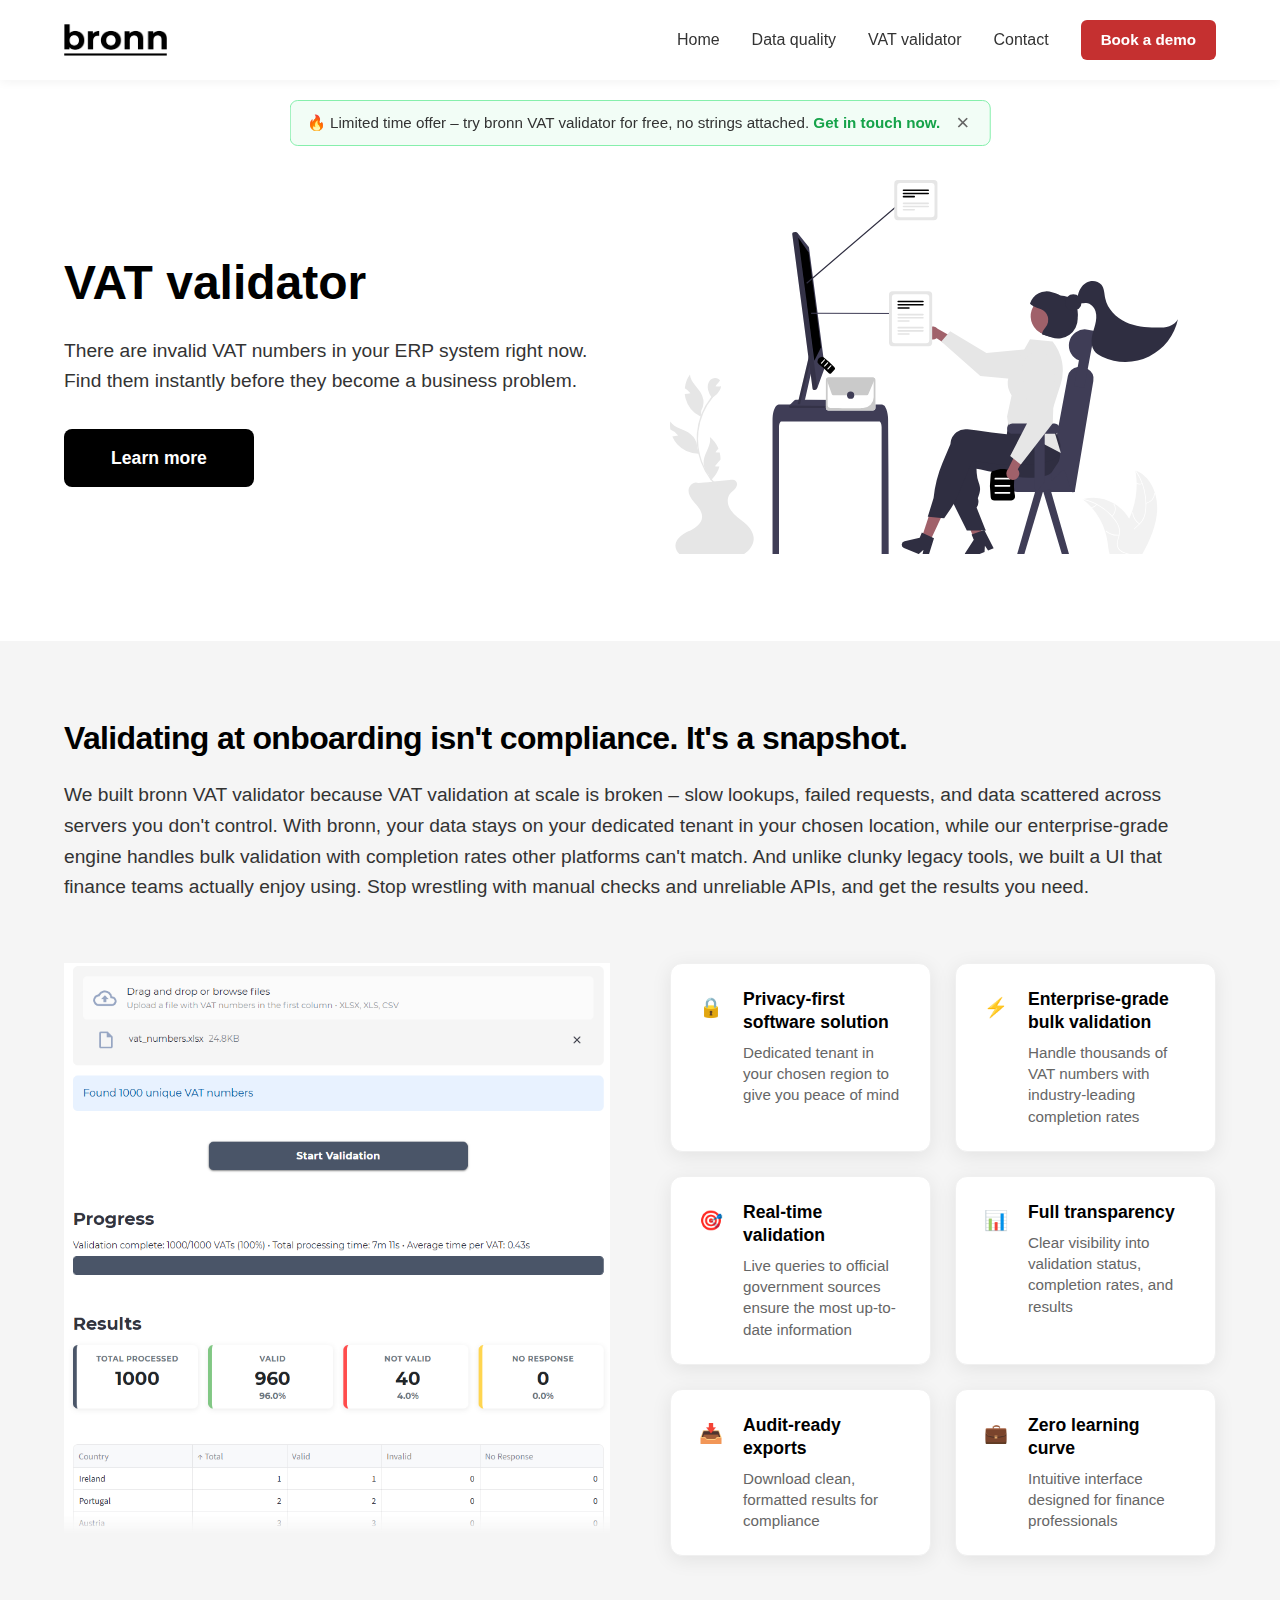
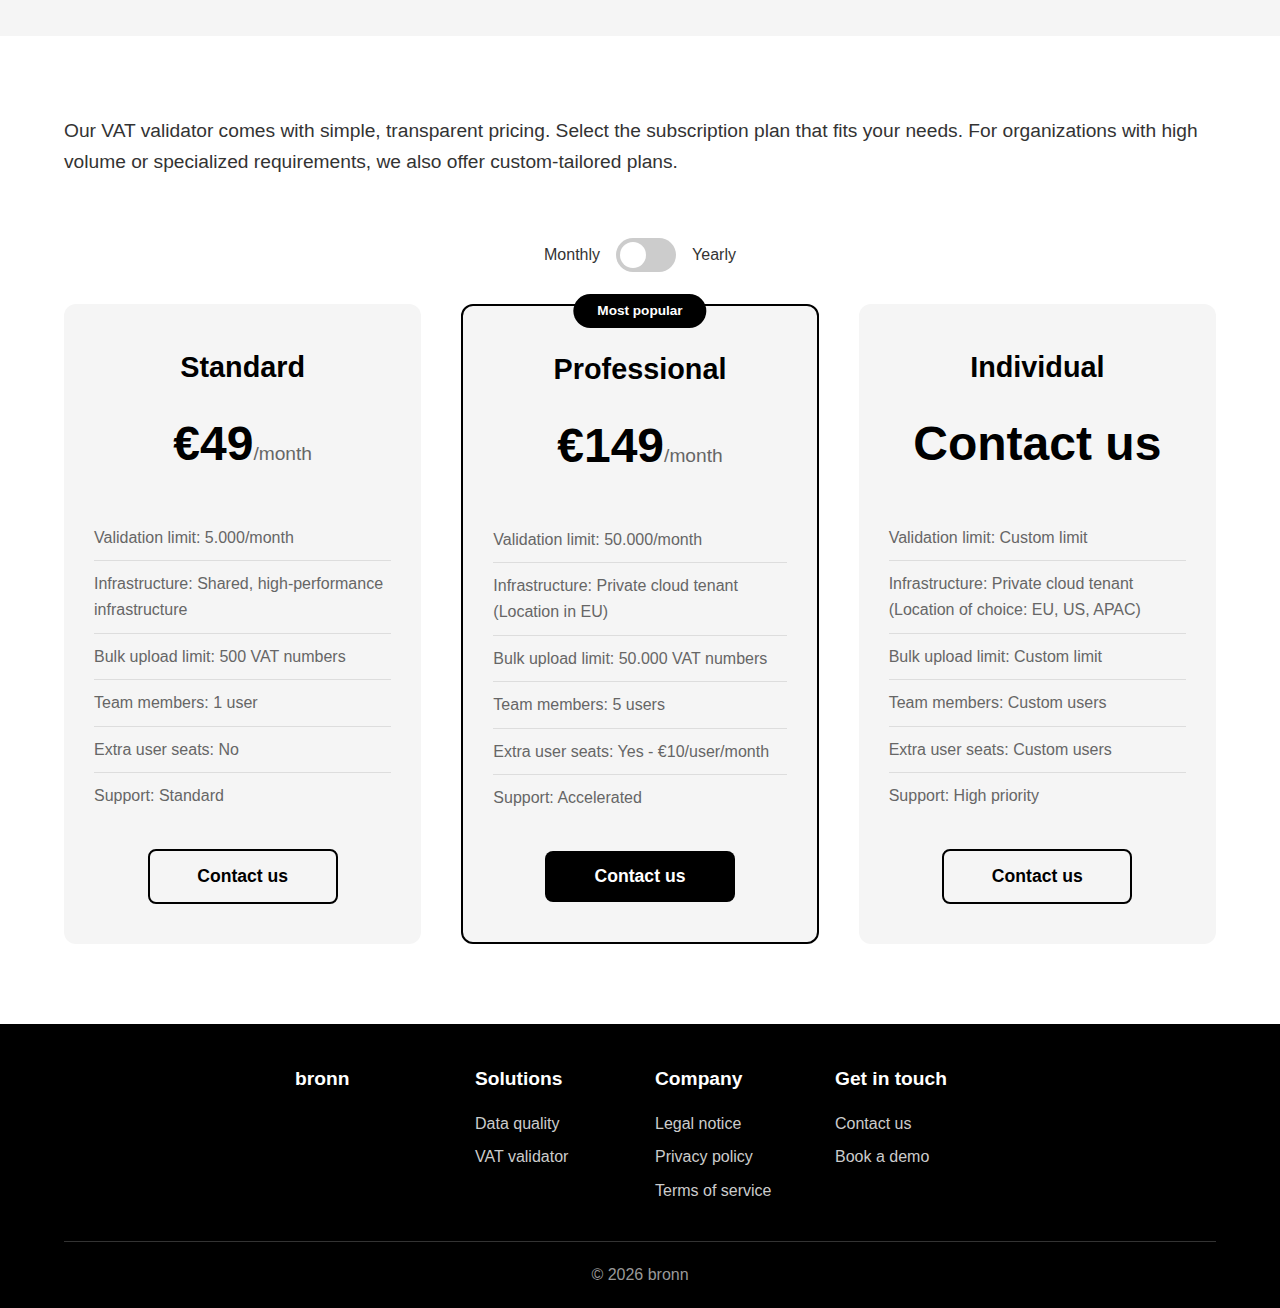
<file: vat-validator/index.html>
<!DOCTYPE html>
<html lang="en">
<head>
	<meta charset="UTF-8">
	<link rel="canonical" href="https://bronn.ai/vat-validator/" />
	<meta name="viewport" content="width=device-width, initial-scale=1.0">
	<title>vat validator | bronn</title>
	<meta name="description" content="Advanced software solution for bulk VAT validation — uncovering issues before they impact your business, with privacy-first design.">

	<!-- Open Graph card -->
	<meta property="og:title" content="bronn — VAT validator" />
	<meta property="og:description" content="Uncover data issues before they impact your business. Try bronn." />
	<meta property="og:image" content="https://bronn.ai/assets/images/bronn-social-preview.png" />
	<meta property="og:image:width" content="1200" />
	<meta property="og:image:height" content="630" />
	<meta property="og:url" content="https://bronn.ai/vat-validator/" />
	<meta property="og:type" content="website" />
	<meta property="og:site_name" content="bronn" />
	
	<!-- X card -->
	<meta name="twitter:card" content="summary_large_image" />
	<meta name="twitter:title" content="bronn — VAT validator" />
	<meta name="twitter:description" content="Uncover data issues before they impact your business. Try bronn." />
	<meta name="twitter:image" content="https://bronn.ai/assets/images/bronn-social-preview.png" />

	<script type="application/ld+json">
	{
	  "@context": "https://schema.org",
	  "@graph": [
		{
		  "@type": "BreadcrumbList",
		  "itemListElement": [
		    {
		      "@type": "ListItem",
		      "position": 1,
		      "name": "Home",
		      "item": "https://bronn.ai/"
		    },
		    {
		      "@type": "ListItem",
		      "position": 2,
		      "name": "VAT Validator",
		      "item": "https://bronn.ai/vat-validator/"
		    }
		  ]
		},
		{
		  "@type": "Organization",
		  "@id": "https://bronn.ai/#organization",
		  "name": "bronn",
		  "url": "https://bronn.ai",
		  "description": "Advanced software solutions for AI-powered data quality and VAT validation — uncovering issues before they impact your business, with privacy-first design."
		},
		{
		  "@type": "WebPage",
		  "@id": "https://bronn.ai/vat-validator/#webpage",		  
		  "name": "vat validator | bronn",
		  "url": "https://bronn.ai/vat-validator/",
		  "about": {
			"@id": "https://bronn.ai/#organization"
		  }
		},
		{
		  "@type": "SoftwareApplication",
		  "name": "bronn VAT Validator",
		  "description": "Enterprise-grade VAT validation tool for bulk checks at scale — privacy-first with dedicated tenants, industry-leading completion rates, real-time government queries, and an intuitive UI for finance teams. No more unreliable APIs or manual headaches.",
		  "applicationCategory": "BusinessApplication",
		  "operatingSystem": "Web-based",
		  "offers": [
			{
			  "@type": "Offer",
			  "name": "Standard",
			  "description": "Validation limit: 5000/month; Shared infrastructure; 1 user; Standard support.",
			  "price": "49",
			  "priceCurrency": "EUR",
			  "availability": "https://schema.org/InStock",
			  "url": "https://bronn.ai/vat-validator/"
			},
			{
			  "@type": "Offer",
			  "name": "Professional",
			  "description": "Validation limit: 50000/month; Private EU tenant; 5 users + extra seats; Accelerated support.",
			  "price": "149",
			  "priceCurrency": "EUR",
			  "availability": "https://schema.org/InStock",
			  "url": "https://bronn.ai/vat-validator/"
			},
			{
			  "@type": "Offer",
			  "name": "Individual",
			  "description": "Custom limits; Private tenant (EU/US/APAC); Custom users; High-priority support. Contact for tailored pricing based on volume and needs.",
			  "priceCurrency": "EUR",
			  "availability": "https://schema.org/InStock",
			  "url": "https://bronn.ai/vat-validator/"
			}
		  ],
		  "featureList": [
			"Privacy-first dedicated tenants in your region",
			"Enterprise-grade bulk validation with industry-leading completion rates",
			"Real-time queries to official sources",
			"Full transparency and audit-ready exports",
			"Zero learning curve for finance professionals",
			"Custom plans for high-volume needs"
		  ],
		  "url": "https://bronn.ai/vat-validator/",
		  "provider": {
			"@id": "https://bronn.ai/#organization"
		  }
		},
		{
		  "@type": "FAQPage",
		  "mainEntity": [
			{
			  "@type": "Question",
			  "name": "How does bronn VAT Validator handle bulk validation at scale?",
			  "acceptedAnswer": {
				"@type": "Answer",
				"text": "With privacy-first dedicated tenants, industry-leading completion rates on thousands of VAT numbers, real-time government queries, and an intuitive UI — bronn eliminates slow lookups and failed requests. Explore at https://bronn.ai/vat-validator/."
			  }
			},
			{
			  "@type": "Question",
			  "name": "Is bronn VAT Validator suitable for enterprise data and compliance needs?",
			  "acceptedAnswer": {
				"@type": "Answer",
				"text": "Yes — bronn VAT Validator is designed with privacy at the core and powered by state-of-the-art technology delivering unmatched reliability and performance. Book a personalized demo to see the difference."
			  }
			}
		  ],
		  "publisher": {
			"@id": "https://bronn.ai/#organization"
		  }
		}
	  ]
	}
	</script>
	<link rel="icon" type="image/x-icon" href="/assets/images/favicon.ico" sizes="any">
	<link rel="icon" type="image/x-icon" href="/favicon.ico">
	<link rel="stylesheet" href="/css/styles.css">
	<script defer src="/js/umami.js" 
		data-host-url="https://cloud.umami.is" 
		data-website-id="43425e06-e7d4-4df5-8333-b59a9fd94329">
	</script>
</head>
<body>

	<!-- Navigation -->
	<nav>
		<div class="container">
			<div class="logo">
				<a href="/">
					<img src="/assets/images/bronn-logo.png" alt="bronn logo">
				</a>
			</div>
			<ul>
				<li><a href="/">Home</a></li>
				<li><a href="/data-quality/">Data quality</a></li>
				<li><a href="/vat-validator/">VAT validator</a></li>
				<li><a href="mailto:contact@bronn.ai">Contact</a></li>
				<li class="desktop-only"><a href="https://calendly.com/dan-delchev-bronn/30min" target="_blank" rel="noopener noreferrer" class="demo-button" data-umami-event="vat-validator-navbar-demo-click">Book a demo</a></li>
			</ul>
			<div class="mobile-nav-controls">
				<a href="https://calendly.com/dan-delchev-bronn/30min" target="_blank" rel="noopener noreferrer" class="demo-button mobile-only" data-umami-event="vat-validator-navbar-demo-click">Book a demo</a>
				<div class="mobile-menu">☰</div>
			</div>
			<div class="menu-overlay"></div>
		</div>
	</nav>

	<!-- Promotional banner -->
	<div class="promo-banner" id="promo-banner">
		<div class="promo-banner-content">
			<span>🔥 Limited time offer – try bronn VAT validator for free, no strings attached. <a href="https://calendly.com/dan-delchev-bronn/30min" target="_blank" rel="noopener noreferrer" data-umami-event="vat-validator-promo-demo-click">Get in touch now.</a></span>
			<button class="promo-banner-close" onclick="document.getElementById('promo-banner').style.display='none'" aria-label="Close banner">&times;</button>
		</div>
	</div>

	<!-- Hero section -->
	<section class="hero" id="home">
		<div class="container">
			<div class="hero-content">
				<h1>VAT validator</h1>
				<p>There are invalid VAT numbers in your ERP system right now. Find them instantly before they become a business problem.</p>
				<div class="hero-buttons">
					<a href="#vat-validator" class="cta-button" data-umami-event="vat-validator-hero-learn-more-click">Learn more</a>
				</div>
			</div>
			<div class="hero-image">
				<img src="/assets/images/hero-vat-validator.svg" alt="hero image">
			</div>
		</div>
	</section>

	<!-- VAT validator -->
	<section class="product-section" id="vat-validator">
		<div class="container">
			<div class="product-header">
				<h2>Validating at onboarding isn't compliance. It's a snapshot.</h2>
				<p>We built bronn VAT validator because VAT validation at scale is broken – slow lookups, failed requests, and data scattered across servers you don't control. With bronn, your data stays on your dedicated tenant in your chosen location, while our enterprise-grade engine handles bulk validation with completion rates other platforms can't match. And unlike clunky legacy tools, we built a UI that finance teams actually enjoy using. Stop wrestling with manual checks and unreliable APIs, and get the results you need.</p>
			</div>
			<div class="product-content">
				<div class="screenshot-container">
					<img src="/assets/images/bronn-vat.png" alt="VAT validator screenshot">
				</div>
				<div class="features">
					<div class="feature-card">
						<div class="feature-item">
							<div class="feature-icon emoji-icon">🔒</div>
							<div class="feature-text">
								<h3>Privacy-first software solution</h3>
								<p>Dedicated tenant in your chosen region to give you peace of mind</p>
							</div>
						</div>
					</div>
					<div class="feature-card">
						<div class="feature-item">
							<div class="feature-icon emoji-icon">⚡</div>
							<div class="feature-text">
								<h3>Enterprise-grade bulk validation</h3>
								<p>Handle thousands of VAT numbers with industry-leading completion rates</p>
							</div>
						</div>
					</div>
					<div class="feature-card">
						<div class="feature-item">
							<div class="feature-icon emoji-icon">🎯</div>
							<div class="feature-text">
								<h3>Real-time validation</h3>
								<p>Live queries to official government sources ensure the most up-to-date information</p>
							</div>
						</div>
					</div>
					<div class="feature-card">
						<div class="feature-item">
							<div class="feature-icon emoji-icon">📊</div>
							<div class="feature-text">
								<h3>Full transparency</h3>
								<p>Clear visibility into validation status, completion rates, and results</p>
							</div>
						</div>
					</div>
					<div class="feature-card">
						<div class="feature-item">
							<div class="feature-icon emoji-icon">📥</div>
							<div class="feature-text">
								<h3>Audit-ready exports</h3>
								<p>Download clean, formatted results for compliance</p>
							</div>
						</div>
					</div>
					<div class="feature-card">
						<div class="feature-item">
							<div class="feature-icon emoji-icon">💼</div>
							<div class="feature-text">
								<h3>Zero learning curve</h3>
								<p>Intuitive interface designed for finance professionals</p>
							</div>
						</div>
					</div>
				</div>
			</div>
		</div>
	</section>

	<!-- VAT pricing -->
	<section class="product-section" id="vat-pricing">
		<div class="container">
			<div class="pricing-header">
				<p class="pricing-intro">Our VAT validator comes with simple, transparent pricing. Select the subscription plan that fits your needs. For organizations with high volume or specialized requirements, we also offer custom-tailored plans.</p>
				<div class="pricing-toggle">
					<span>Monthly</span>
					<label for="pricing-switch" class="switch" aria-label="Toggle between monthly and yearly pricing">
						<input type="checkbox" id="pricing-switch" data-umami-event="vat-validator-body-pricing-toggle-click">
						<span class="slider"></span>
					</label>
					<span>Yearly</span>
				</div>
			</div>
			<div class="pricing-grid">
				<div class="pricing-card">
					<h3>Standard</h3>
					<div class="price-container">
						<div class="price price-monthly">€49<span>/month</span></div>
						<div class="price price-yearly">€490<span>/year</span></div>
					</div>
					<ul class="pricing-features">
						<li>Validation limit: 5.000/month</li>
						<li>Infrastructure: Shared, high-performance infrastructure</li>
						<li>Bulk upload limit: 500 VAT numbers</li>
						<li>Team members: 1 user</li>
						<li>Extra user seats: No</li>
						<li>Support: Standard</li>
					</ul>
					<a href="mailto:contact@bronn.ai?subject=bronn%20VAT%20Validator%20-%20Standard%20Plan%20Subscription&body=We%20would%20like%20to%20subscribe%20to%20the%20Standard%20plan%20(mark%20the%20applicable%20option%20with%20an%20X)%0A[  ]%20EUR%2049/month,%20monthly%20payment%0A[  ]%20EUR%20490/year,%20annual%20payment%0A%0ABilling%20entity%20details%20(fill%20in%20the%20details)%0A-%20Company%20legal%20name:%0A-%20Registered%20address:%0A-%20Country%20of%20registration:%0A-%20VAT%20ID:%0A-%20Billing%20email%20address:%0A%0APurchase%20Order%20(mark%20the%20applicable%20option%20with%20an%20X)%0A[  ]%20No%20PO%20required%20-%20invoice%20will%20be%20issued%20directly%0A[  ]%20PO%20will%20be%20provided%20later%20-%20invoice%20will%20be%20issued%20with%20'PO%20pending'%20note%0A[  ]%20PO%20already%20issued%20-%20please%20attach,%20invoice%20will%20be%20issued%20with%20PO%20number%0A%0ASubscription%20configuration:%0AUser%20accounts%20to%20provision%20(enter%201%20email%20address):%0A1.%0A%0ABy%20submitting%20this%20form,%20we%20confirm%20that%20we%20have%20read%20and%20accept%20your%20Terms%20of%20Service%20(https://bronn.ai/terms-of-service.pdf)%20and%20Privacy%20Policy%20(https://bronn.ai/privacy-policy.pdf).%0A%0APlease%20proceed%20with%20issuing%20the%20invoice%20and%20order%20confirmation.">
						<button class="secondary-cta" data-umami-event="vat-validator-body-pricing-standard-click">Contact us</button>
					</a>
				</div>
				<div class="pricing-card popular">
					<h3>Professional</h3>
					<div class="price-container">
						<div class="price price-monthly">€149<span>/month</span></div>
						<div class="price price-yearly">€1.490<span>/year</span></div>
					</div>
					<ul class="pricing-features">
						<li>Validation limit: 50.000/month</li>
						<li>Infrastructure: Private cloud tenant (Location in EU)</li>
						<li>Bulk upload limit: 50.000 VAT numbers</li>
						<li>Team members: 5 users</li>
						<li>Extra user seats: Yes - €10/user/month</li>
						<li>Support: Accelerated</li>
					</ul>
					<a href="mailto:contact@bronn.ai?subject=bronn%20VAT%20Validator%20-%20Professional%20Plan%20Subscription&body=We%20would%20like%20to%20subscribe%20to%20the%20Professional%20plan%20(mark%20the%20applicable%20option%20with%20an%20X)%0A[  ]%20EUR%20149/month,%20monthly%20payment%0A[  ]%20EUR%201.490/year,%20annual%20payment%0A%0ABilling%20entity%20details%20(fill%20in%20the%20details)%0A-%20Company%20legal%20name:%0A-%20Registered%20address:%0A-%20Country%20of%20registration:%0A-%20VAT%20ID:%0A-%20Billing%20email%20address:%0A%0APurchase%20Order%20(mark%20the%20applicable%20option%20with%20an%20X)%0A[  ]%20No%20PO%20required%20-%20invoice%20will%20be%20issued%20directly%0A[  ]%20PO%20will%20be%20provided%20later%20-%20invoice%20will%20be%20issued%20with%20'PO%20pending'%20note%0A[  ]%20PO%20already%20issued%20-%20please%20attach,%20invoice%20will%20be%20issued%20with%20PO%20number%0A%0ASubscription%20configuration:%0AUser%20accounts%20to%20provision%20(enter%20up%20to%205%20email%20addresses):%0A1.%0A2.%0A3.%0A4.%0A5.%0A%0AAdditional%20seats%20-%20EUR%2010/user/month%20(enter%20email%20addresses%20of%20additional%20users):%0A1.%0A2.%0A3.%0A4.%0A5.%0A%0ABy%20submitting%20this%20form,%20we%20confirm%20that%20we%20have%20read%20and%20accept%20your%20Terms%20of%20Service%20(https://bronn.ai/terms-of-service.pdf)%20and%20Privacy%20Policy%20(https://bronn.ai/privacy-policy.pdf).%0A%0APlease%20proceed%20with%20issuing%20the%20invoice%20and%20order%20confirmation.">
						<button class="cta-button" data-umami-event="vat-validator-body-pricing-professional-click">Contact us</button>
					</a>
				</div>
				<div class="pricing-card">
					<h3>Individual</h3>
					<div class="price-container">
						<div class="price price-monthly">Contact us</div>
						<div class="price price-yearly">Contact us</div>
					</div>
					<ul class="pricing-features">
						<li>Validation limit: Custom limit</li>
						<li>Infrastructure: Private cloud tenant (Location of choice: EU, US, APAC)</li>
						<li>Bulk upload limit: Custom limit</li>
						<li>Team members: Custom users</li>
						<li>Extra user seats: Custom users</li>
						<li>Support: High priority</li>
					</ul>
					<a href="mailto:contact@bronn.ai?subject=bronn%20VAT%20Validator%20-%20Individual%20Plan%20Inquiry&body=We%20would%20like%20to%20inquire%20about%20the%20Individual%20plan%20and%20request%20a%20custom%20proposal.%0A%0AUsage%20requirements%20(fill%20in%20the%20details):%0A-%20Expected%20monthly%20validation%20volume:%0A-%20Expected%20bulk%20upload%20volume:%0A-%20Estimated%20number%20of%20team%20members:%0A-%20Preferred%20infrastructure%20region%20(EU,%20US,%20APAC):%0A-%20Any%20specific%20requirements:%0A%0APlease%20prepare%20a%20commercial%20proposal%20based%20on%20the%20information%20above.">
						<button class="secondary-cta" data-umami-event="vat-validator-body-pricing-individual-click">Contact us</button>
					</a>
				</div>
			</div>
		</div>
	</section>

	<!-- Footer -->
	<footer id="contact">
		<div class="container">
			<div class="footer-content">
				<div class="footer-section">
					<h4>
						<a href="/" style="text-decoration: none; color: inherit;">
							bronn
						</a>
					</h4>
				</div>
				<div class="footer-section">
					<h4>Solutions</h4>
					<ul>
						<li><a href="/data-quality/">Data quality</a></li>
						<li><a href="/vat-validator/">VAT validator</a></li>
					</ul>
				</div>
				<div class="footer-section">
					<h4>Company</h4>
					<ul>
						<li><a href="/legal-notice.pdf" target="_blank" rel="noopener noreferrer">Legal notice</a></li>
						<li><a href="/privacy-policy.pdf" target="_blank" rel="noopener noreferrer">Privacy policy</a></li>
						<li><a href="/terms-of-service.pdf" target="_blank" rel="noopener noreferrer">Terms of service</a></li>
					</ul>
				</div>
				<div class="footer-section">
					<h4>Get in touch</h4>
					<ul>
						<li><a href="mailto:contact@bronn.ai">Contact us</a></li>
						<li><a href="https://calendly.com/dan-delchev-bronn/30min" target="_blank" rel="noopener noreferrer">Book a demo</a></li>
					</ul>
				</div>
			</div>
			<div class="footer-bottom">
				<p>&copy; <span id="current-year">2026</span> bronn</p>
			</div>
		</div>
	</footer>

	<script defer src="/js/script.js"></script>
</body>
</html>
</file>
<file: css/styles.css>
* {
	margin: 0;
	padding: 0;
	box-sizing: border-box;
}

body {
	font-family: -apple-system, BlinkMacSystemFont, 'Segoe UI', Roboto, Oxygen, Ubuntu, Cantarell, sans-serif;
	background: #f5f5f5;
	color: #333;
	line-height: 1.6;
	min-height: 100vh;
	display: flex;
	flex-direction: column;
}

.hero {
	flex: 1;
}

footer {
	margin-top: auto;
}

nav {
	background: #fff;
	padding: 1.2rem 5%;
	position: fixed;
	width: 100%;
	top: 0;
	z-index: 1000;
	box-shadow: 0 2px 10px rgba(0, 0, 0, 0.05);
}

nav .container {
	max-width: 1200px;
	margin: 0 auto;
	display: flex;
	justify-content: space-between;
	align-items: center;
}

nav .logo {
	font-size: 1.5rem;
	font-weight: 700;
	color: #000;
	height: 32px;
}

nav .logo img {
	height: 100%;
	width: auto;
}

nav ul {
	display: flex;
	list-style: none;
	gap: 2rem;
	align-items: center;
}

nav ul li a {
	color: #333;
	text-decoration: none;
	font-weight: 500;
	transition: color 0.3s;
	padding: 8px 0;
	display: inline-block;
}

nav ul li a:hover {
	color: #000;
}

.demo-button {
	background: #C53030;
	color: #fff;
	padding: 8px 20px;
	border-radius: 6px;
	font-size: 0.95rem;
	font-weight: 600;
	text-decoration: none;
	transition: background-color 0.3s ease, box-shadow 0.2s ease;
	display: inline-block;
	white-space: nowrap;
}

.demo-button:hover {
	box-shadow: 0 4px 12px rgba(140, 59, 59, 0.3);
	color: #fff;
}

.mobile-menu {
	display: none;
	font-size: 1.5rem;
	cursor: pointer;
	width: 2rem;
	text-align: center;
	flex-shrink: 0;
}

.mobile-nav-controls {
	display: none;
	align-items: center;
	gap: 15px;
}

.mobile-only {
	display: none !important;
}

.hero {
	margin-top: 80px;
	padding: 100px 5% 80px;
	background: #fff;
}

/* Promotional banner */
.promo-banner {
	position: fixed;
	top: 100px;
	left: 50%;
	transform: translateX(-50%);
	z-index: 999;
	width: fit-content;
	max-width: 90%;
}

.promo-banner-content {
	display: inline-flex;
	align-items: center;
	gap: 12px;
	background: rgba(240, 253, 244, 0.85);
	border: 1px solid #86efac;
	color: #333;
	padding: 10px 16px;
	border-radius: 8px;
	font-size: 0.95rem;
	backdrop-filter: blur(8px);
	white-space: nowrap;
}

.promo-banner-content a {
	color: #16a34a;
	font-weight: 600;
	text-decoration: none;
}

.promo-banner-close {
	background: none;
	border: none;
	font-size: 1.4rem;
	line-height: 1;
	cursor: pointer;
	color: #666;
	padding: 0 4px;
	transition: color 0.2s;
}

.promo-banner-close:hover {
	color: #333;
}

.hero .container {
	max-width: 1200px;
	margin: 0 auto;
	display: grid;
	grid-template-columns: 1fr 1fr;
	gap: 60px;
	align-items: center;
}

.hero-content h1 {
	font-size: 3rem;
	margin-bottom: 1.5rem;
	color: #000;
	line-height: 1.2;
}

.hero-content p {
	font-size: 1.2rem;
	margin-bottom: 2rem;
	color: #333;
}

.hero-buttons {
	display: flex;
	flex-wrap: wrap;
	gap: 15px;
}

.cta-button {
	background: #000;
	color: #fff;
	padding: 15px 40px;
	border: none;
	border-radius: 8px;
	font-size: 1.1rem;
	font-weight: 600;
	cursor: pointer;
	transition: box-shadow 0.2s;
	text-decoration: none;
	display: inline-block;
	min-width: 190px;
	text-align: center;
}

.cta-button:hover {
	box-shadow: 0 8px 20px rgba(0, 0, 0, 0.2);
}

.secondary-cta {
	background: transparent;
	color: #000;
	padding: 15px 40px;
	border: 2px solid #000;
	border-radius: 8px;
	font-size: 1.1rem;
	font-weight: 600;
	cursor: pointer;
	transition: box-shadow 0.2s;
	text-decoration: none;
	display: inline-block;
	min-width: 190px;
	text-align: center;
}

.secondary-cta:hover {
	box-shadow: 0 8px 20px rgba(0, 0, 0, 0.2);
}

.hero-image img {
	width: 100%;
	height: auto;
}

.product-section {
	padding: 80px 5%;
}

#vat-pricing {
	background: #ffffff;
}

.product-section .container {
	max-width: 1200px;
	margin: 0 auto;
}

.product-header {
	text-align: left;
	margin-bottom: 60px;
}

.product-header h2 {
	font-size: 2rem;
	margin-bottom: 1.5rem;
	color: #000;
	line-height: 1.1;
	font-weight: 800;
	letter-spacing: -0.02em;
}

.product-header p {
	font-size: 1.2rem;
	color: #333;
}

.product-content {
	display: grid;
	grid-template-columns: 1fr 1fr;
	gap: 60px;
	align-items: start;
}

.features {
	display: grid;
	grid-template-columns: repeat(2, 1fr);
	gap: 1.5rem;
}

.feature-card {
	background: #fff;
	padding: 1.5rem;
	border-radius: 12px;
	box-shadow: 0 4px 20px rgba(0, 0, 0, 0.08);
	transition: transform 0.3s ease, box-shadow 0.3s ease;
	display: flex;
	flex-direction: column;
	align-items: flex-start;
	border: 1px solid #f0f0f0;
}

.feature-card:hover {
	transform: translateY(-4px);
	box-shadow: 0 12px 40px rgba(0, 0, 0, 0.12);
}

.feature-item {
	display: flex;
	gap: 1rem;
	align-items: flex-start;
	width: 100%;
}

.feature-icon {
	flex-shrink: 0;
	margin-top: 4px;
	display: flex;
	align-items: center;
	justify-content: center;
}

.emoji-icon {
	background: transparent;
	width: 32px;
	height: 32px;
	font-size: 1.2rem;
	color: inherit;
}

.feature-text h3 {
	font-size: 1.1rem;
	margin-bottom: 0.5rem;
	color: #000;
	line-height: 1.3;
}

.feature-text p {
	color: #666;
	font-size: 0.95rem;
	line-height: 1.4;
}

.video-container {
	position: relative;
	padding-bottom: 56.25%;
	border-radius: 12px;
	overflow: hidden;
	box-shadow: 0 10px 40px rgba(0, 0, 0, 0.1);
	background: #000;
}

.video-container video {
	position: absolute;
	top: 0;
	left: 0;
	width: 100%;
	height: 100%;
	object-fit: contain;
	background: #000;
}

.video-promo {
	margin-top: 2rem;
	text-align: left;
}

.video-promo p {
	font-size: 1.2rem;
	color: #333;
	margin-bottom: 1.5rem;
}

.screenshot-container {
	overflow: hidden;
}

.screenshot-container img {
	width: 100%;
	height: auto;
	display: block;
}

.video-promo .cta-button {
	background: #C53030;
}

.video-promo .cta-button:hover {
	box-shadow: 0 8px 20px rgba(140, 59, 59, 0.3);
}

.pricing-toggle {
	display: flex;
	align-items: center;
	justify-content: center;
	gap: 1rem;
	margin-bottom: 2rem;
}

.pricing-toggle span {
	font-weight: 500;
	color: #333;
}

.switch {
	position: relative;
	display: inline-block;
	width: 60px;
	height: 34px;
}

.switch input {
	opacity: 0;
	width: 0;
	height: 0;
}

.slider {
	position: absolute;
	cursor: pointer;
	top: 0;
	left: 0;
	right: 0;
	bottom: 0;
	background-color: #ccc;
	transition: .4s;
	border-radius: 34px;
}

.slider:before {
	position: absolute;
	content: "";
	height: 26px;
	width: 26px;
	left: 4px;
	bottom: 4px;
	background-color: white;
	transition: .4s;
	border-radius: 50%;
}

input:checked+.slider {
	background-color: #000;
}

input:checked+.slider:before {
	transform: translateX(26px);
}

.pricing-grid {
	display: grid;
	grid-template-columns: repeat(auto-fit, minmax(300px, 1fr));
	gap: 40px;
	max-width: 1200px;
	margin: 0 auto;
}

.pricing-card {
	background: #f5f5f5;
	padding: 40px 30px;
	border-radius: 12px;
	text-align: center;
	transition: transform 0.3s, box-shadow 0.3s;
	position: relative;
}

.pricing-card:hover {
	transform: translateY(-5px);
	box-shadow: 0 15px 40px rgba(0, 0, 0, 0.1);
}

.pricing-card.popular {
	border: 2px solid #000;
}

.pricing-card.popular::before {
	content: "Most popular";
	position: absolute;
	top: -12px;
	left: 50%;
	transform: translateX(-50%);
	background: #000;
	color: #fff;
	padding: 6px 24px;
	border-radius: 20px;
	font-size: 0.85rem;
	font-weight: 600;
	z-index: 10;
	white-space: nowrap;
}

.pricing-card h3 {
	font-size: 1.8rem;
	margin-bottom: 1rem;
	color: #000;
}

.price {
	font-size: 3rem;
	font-weight: 700;
	margin-bottom: 0.5rem;
	color: #000;
}

.price span {
	font-size: 1.2rem;
	font-weight: 400;
	color: #666;
}

.price-container {
	margin-bottom: 2rem;
}

.price-monthly {
	display: block;
}

.price-yearly {
	display: none;
}

.pricing-features {
	list-style: none;
	margin: 30px 0;
	text-align: left;
}

.pricing-features li {
	padding: 10px 0;
	border-bottom: 1px solid #ddd;
	color: #666;
}

.pricing-features li:last-child {
	border-bottom: none;
}

.pricing-intro {
	font-size: 1.2rem;
	margin-top: 0px;
	margin-bottom: 60px;
	color: #333;
}

footer {
	background: #000;
	color: #fff;
	padding: 40px 5% 20px;
}

footer .container {
	max-width: 1200px;
	margin: 0 auto;
}

.footer-content {
	display: flex;
	justify-content: center;
	align-items: flex-start;
	gap: 30px;
	margin-bottom: 30px;
	flex-wrap: nowrap;
}

.footer-section {
	flex: 0 0 150px;
	text-align: left;
}

.footer-section h4 {
	margin-bottom: 1rem;
	font-size: 1.2rem;
}

.footer-section ul {
	list-style: none;
}

.footer-section ul li {
	margin-bottom: 0.5rem;
}

.footer-section ul li a {
	color: #ccc;
	text-decoration: none;
	transition: color 0.3s;
}

.footer-section ul li a:hover {
	color: #fff;
}

.footer-bottom {
	text-align: center;
	padding-top: 20px;
	border-top: 1px solid #333;
	color: #999;
}

@media (max-width: 800px) {
	.footer-section {
		text-align: left;
	}
}

.menu-overlay {
	position: fixed;
	top: 0;
	left: 0;
	right: 0;
	bottom: 0;
	height: 100lvh;
	background: rgba(0, 0, 0, 0.7);
	z-index: 998;
	opacity: 0;
	visibility: hidden;
}

.nav-animating .menu-overlay {
	transition: opacity 0.3s ease, visibility 0.3s ease;
}

.menu-overlay.active {
	opacity: 1;
	visibility: visible;
}

@media (max-width: 768px) {
	.mobile-nav-controls {
		display: flex;
		flex-direction: row;
		align-items: center;
	}

	.desktop-only {
		display: none !important;
	}

	.mobile-only {
		display: inline-block !important;
	}

	nav ul {
		display: flex;
		flex-direction: column;
		position: fixed;
		top: 0;
		right: 0;
		width: 280px;
		max-width: 80vw;
		height: 100lvh;
		background: #fff;
		padding: 80px 30px 40px;
		gap: 0.5rem;
		z-index: 999;
		transform: translateX(100%);
		align-items: flex-start;
		overflow-y: auto;
	}

	.nav-animating nav ul {
		transition: transform 0.3s ease;
	}

	nav ul.open {
		transform: translateX(0);
	}

	nav ul li a {
		padding: 10px 0;
		display: block;
		width: 100%;
	}

	.mobile-menu {
		display: block;
		z-index: 1000;
		cursor: pointer;
	}

	.hero .container,
	.product-content {
		grid-template-columns: 1fr;
		gap: 40px;
	}

	.hero-content h1 {
		font-size: 2rem;
	}

	.hero-buttons {
		justify-content: left;
	}

	.pricing-toggle {
		flex-direction: row;
		flex-wrap: nowrap;
		gap: 0.75rem;
		justify-content: center;
	}

	.features {
		grid-template-columns: 1fr;
		gap: 1rem;
	}

	.pricing-grid {
		grid-template-columns: 1fr;
	}

	nav {
		padding: 1rem 5%;
	}

	.hero {
		padding: 60px 5% 40px;
	}

	.product-section {
		padding: 60px 5%;
	}

	.footer-content {
		display: grid;
		grid-template-columns: auto auto;
		gap: 60px;
		align-items: start;
		justify-content: center;
	}

	.footer-section {
		flex: none;
		width: auto;
		max-width: none;
		text-align: left;
	}

	.product-header h2 {
		font-size: 1.8rem;
	}

	.video-promo {
		margin-top: 1.5rem;
	}

	.video-promo p {
		font-size: 1.1rem;
		text-align: left;
	}

/* Promotional banner */
	.promo-banner {
		left: 5%;
		right: 5%;
		transform: none;
		max-width: none;
		top: auto;
		bottom: 20px;
	}

	.promo-banner-content {
		width: 100%;
		justify-content: space-between;
		text-align: left;
		white-space: normal;
	}
}

@media (min-width: 769px) {
	.mobile-nav-controls {
		display: none !important;
	}

}

/* Solutions */
.solution-card-big {
    padding: 0; 
    height: 100%;
    display: flex;
    flex-direction: column;
}

.sol-img-wrapper {
    background: #fafafa;
    padding: 30px;
    width: 100%;
    height: 220px;
    display: flex;
    justify-content: center;
    border-bottom: 1px solid #f0f0f0;
}

.sol-img-wrapper img {
    max-width: 100%;
    height: auto;
    object-fit: contain;
}

.sol-content {
    padding: 2rem;
    display: flex;
    flex-direction: column;
    /* This ensures the button doesn't stretch full-width and stays left-aligned like the hero */
    align-items: flex-start; 
    flex-grow: 1;
}

.sol-content h3 {
    font-size: 1.5rem;
    margin-bottom: 1rem;
    color: #000;
}

.sol-content p {
    margin-bottom: 2rem;
    flex-grow: 1;
    color: #666;
}
</file>
